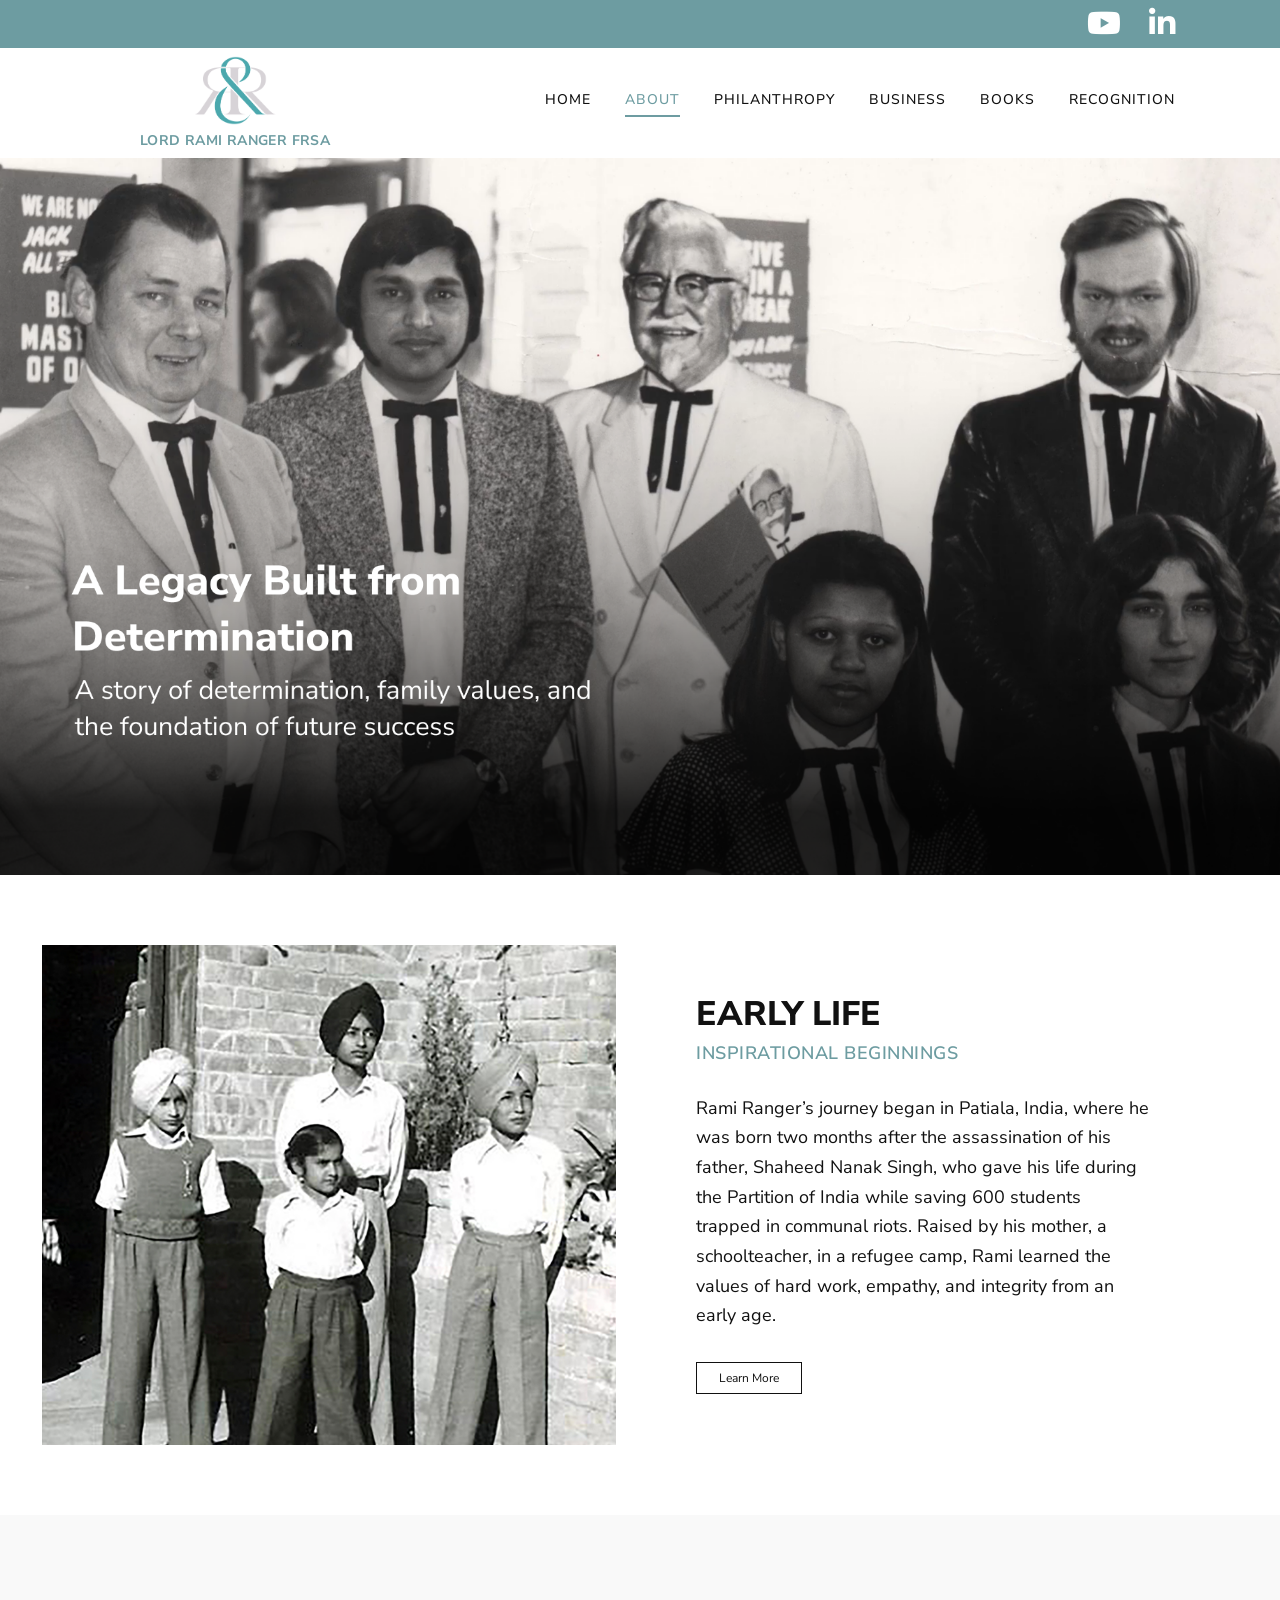
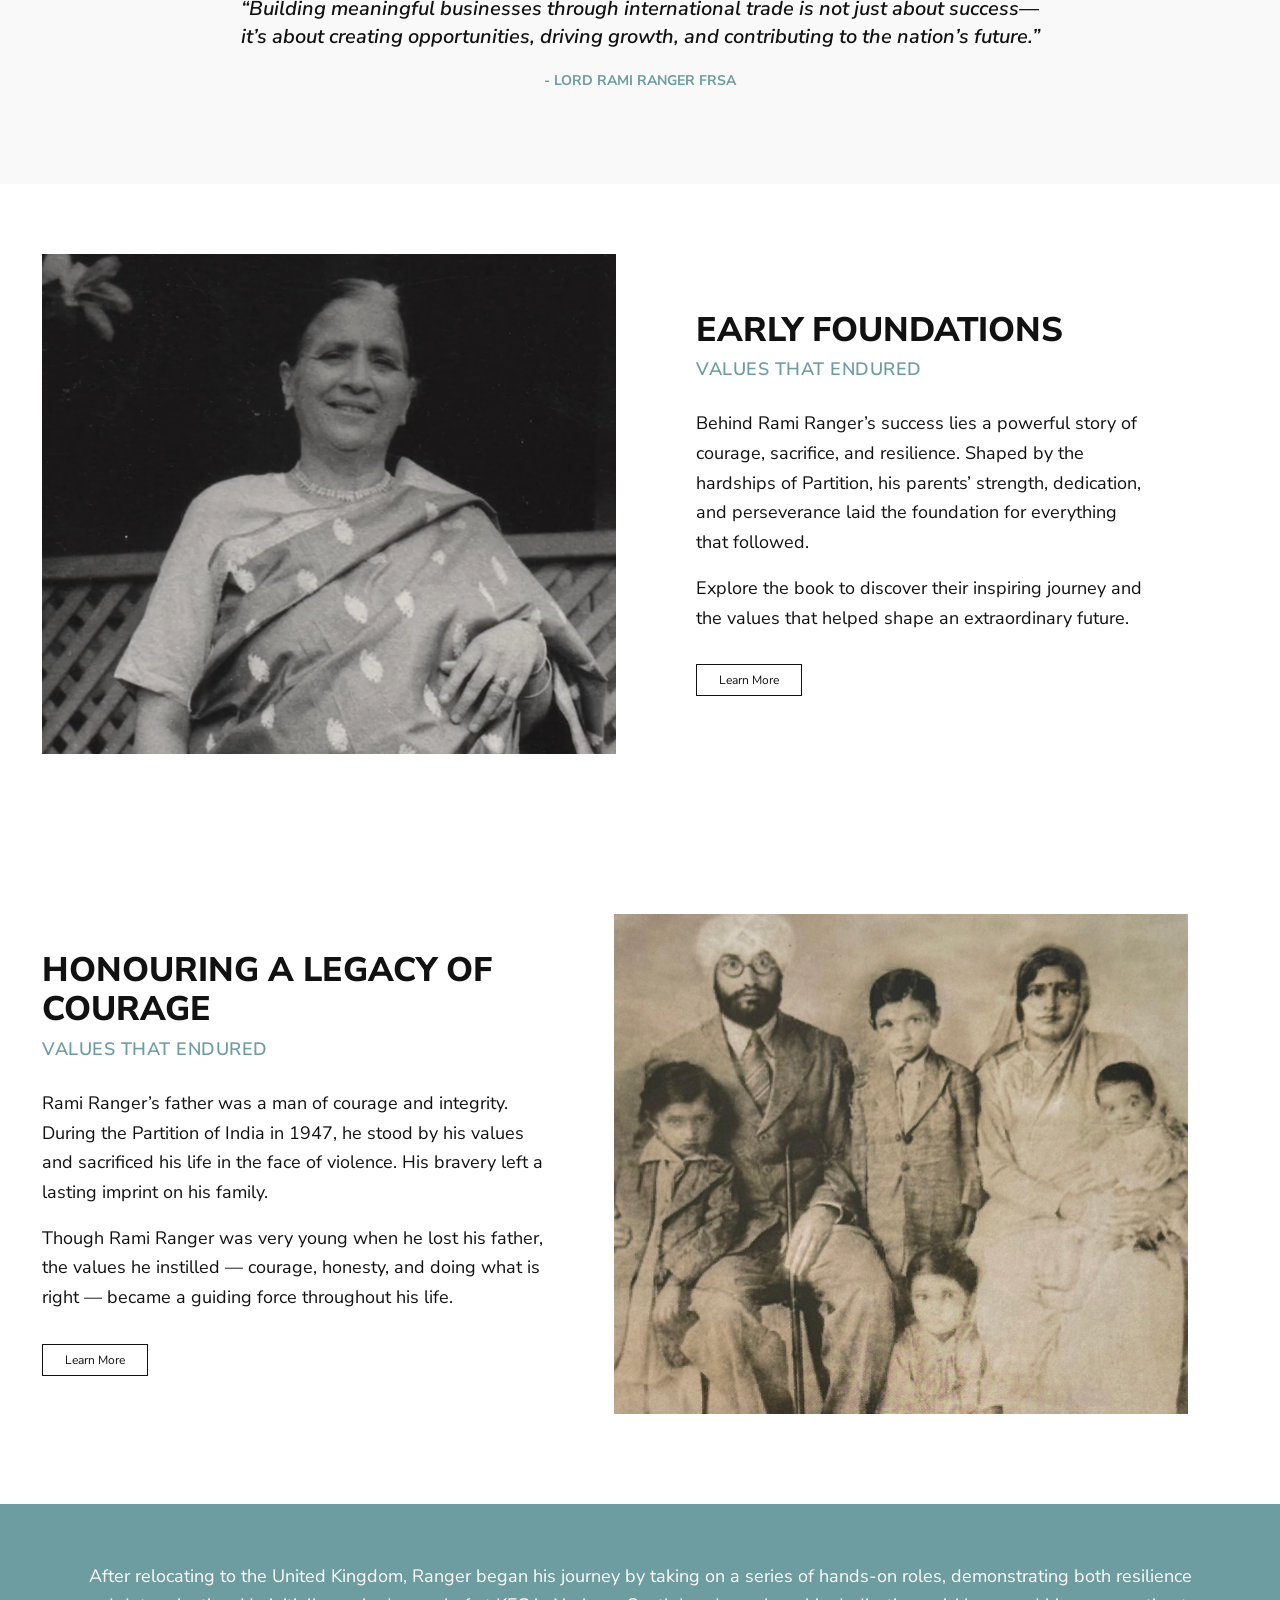
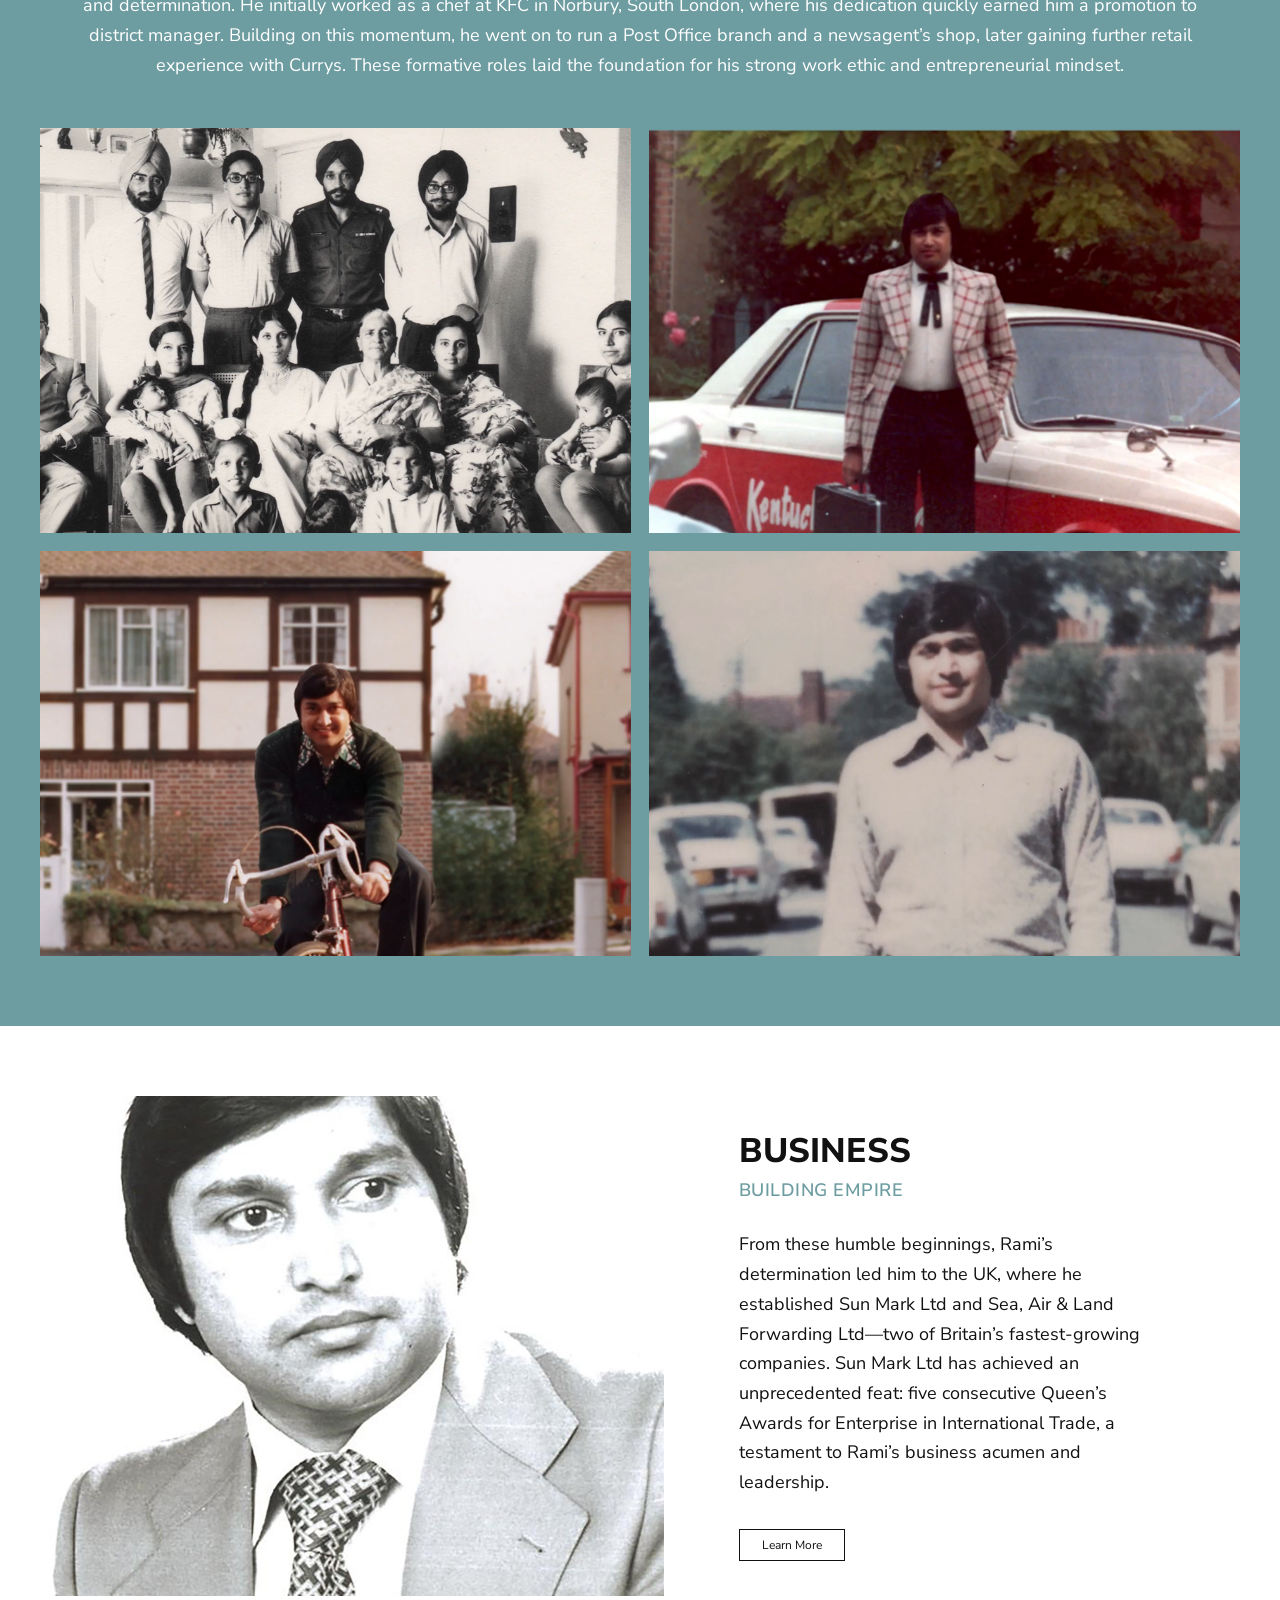
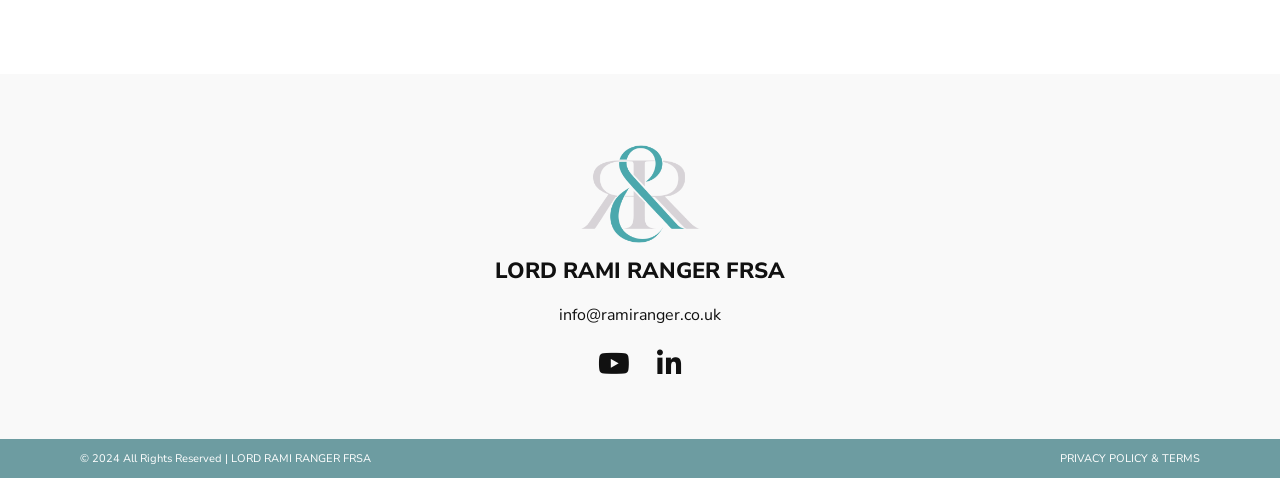
<file: about.html>
<!DOCTYPE html>
<html lang="en">
<head>
  <meta charset="UTF-8" />
  <meta name="viewport" content="width=device-width, initial-scale=1.0" />
  <title>About | Lord Rami Ranger FRSA</title>

  <link href="https://fonts.googleapis.com/css2?family=Nunito+Sans:wght@200;300;400;600;700;800&display=swap" rel="stylesheet">
  <link rel="stylesheet" href="https://cdnjs.cloudflare.com/ajax/libs/font-awesome/6.5.0/css/all.min.css">

  <style>
    * {
      box-sizing: border-box;
    }

    html {
      scroll-behavior: smooth;
    }

    body {
      margin: 0;
      font-family: 'Nunito Sans', sans-serif;
      color: #111;
      background: white;
      overflow-x: hidden;
    }

    :root {
  --main-blue: #6d9ca1;
  --light-bg: #f9f9f9;
  --black: #111;
  --white: #fff;
}

.top-bar {
  height: 48px;
  background: var(--main-blue);
  display: flex;
  justify-content: flex-end;
  align-items: center;
  padding: 0 105px;
  transition: all 0.3s ease;
  overflow: hidden;
}

.socials a {
  color: white;
  text-decoration: none;
  margin-left: 24px;
  font-size: 30px;
}

.navbar {
  width: 100%;
  height: 110px;
  background: white;
  display: flex;
  justify-content: space-between;
  align-items: center;
  padding: 0 105px;
  position: sticky;
  top: 0;
  z-index: 9998;
  transition: all 0.3s ease;
}

.brand {
  width: 260px;
  height: 120px;
  display: flex;
  flex-direction: column;
  justify-content: center;
  align-items: center;
  text-decoration: none;
}

.logo {
  width: 82px;
  height: auto;
  display: block;
  filter: none;
}

.brand span {
  margin-top: 6px;
  color: var(--main-blue);
  font-size: 14px;
  font-weight: 700;
  letter-spacing: 0.4px;
  white-space: nowrap;
}

.menu {
  display: flex;
  gap: 34px;
  align-items: center;
}

.menu a {
  position: relative;
  color: #111;
  text-decoration: none;
  font-size: 14px;
  font-weight: 500;
  letter-spacing: 1px;
  text-transform: uppercase;
  padding-bottom: 8px;
  transition: color 0.25s ease;
}

.menu a::after {
  content: "";
  position: absolute;
  left: 0;
  bottom: 0;
  width: 0;
  height: 2px;
  background: var(--main-blue);
  transition: width 0.25s ease;
}

.menu a:hover,
.menu a.active {
  color: var(--main-blue);
}

.menu a:hover::after,
.menu a.active::after {
  width: 100%;
}

.menu-toggle {
  display: none;
  background: none;
  border: none;
  color: #111;
  font-size: 24px;
  cursor: pointer;
}

body.scrolled .top-bar {
  height: 0;
  opacity: 0;
  visibility: hidden;
  padding-top: 0;
  padding-bottom: 0;
}

body.scrolled .navbar {
  background: var(--main-blue);
  box-shadow: 0 3px 14px rgba(0,0,0,0.12);
}

body.scrolled .navbar .brand span,
body.scrolled .navbar .menu a,
body.scrolled .navbar .menu a.active {
  color: white;
}

body.scrolled .navbar .menu a::after {
  background: white;
}

body.scrolled .navbar .logo {
  filter: brightness(0) invert(1);
}

    .about-hero {
      width: 100%;
      background: #000;
      overflow: hidden;
    }

    .about-hero img {
      width: 100%;
      height: auto;
      display: block;
    }

    .about-two-col {
  display: grid;
  grid-template-columns: 48% 38%;
  gap: 80px;
  align-items: center;
  padding: 70px 42px;
  background: white;
}

    .about-two-col img {
  width: 100%;
  height: 500px;
  object-fit: cover;
  object-position: center;
  display: block;
}

    .about-copy {
  max-width: 650px;
  text-align: left;
}

.about-copy h2 {
  font-size: 34px;
  font-weight: 800;
  margin: 0 0 8px;
  text-transform: uppercase;
  line-height: 1.15;
  letter-spacing: 0;
  color: #111;
}

.about-copy h4 {
  font-size: 18px;
  font-weight: 600;
  margin: 0 0 28px;
  text-transform: uppercase;
  line-height: 1.3;
  letter-spacing: 0.5px;
  color: var(--main-blue);
}

.about-copy p {
  font-size: 18px;
  line-height: 1.65;
  font-weight: 400;
  margin: 0 0 16px;
  color: #111;
}

    .about-btn {
  display: inline-block;
  margin-top: 15px;
  padding: 9px 22px;
  border: 1px solid #111;
  color: #111;
  background: white;
  text-decoration: none;
  font-size: 12px;
  font-weight: 400;
  line-height: 1;
}

    .about-btn:hover {
      background: #111;
      color: white;
    }

    .about-quote {
  background: var(--light-bg);
  color: #111;
  text-align: center;
  padding: 80px 150px;
  border-top: none;
}

.about-quote p {
  font-size: 20px;
  font-weight: 600;
  font-style: italic;
  line-height: 1.4;
  max-width: 980px;
  margin: auto;
}

.about-quote h3 {
  margin-top: 20px;
  font-size: 14px;
  font-weight: 700;
  color: var(--main-blue);
}

    .legacy-section {
  display: grid;
  grid-template-columns: 42% 48%;
  gap: 70px;
  align-items: center;
  padding: 90px 42px;
  background: white;
}

    .legacy-section img {
  width: 100%;
  height: 500px;
  object-fit: cover;
  object-position: center;
  display: block;
}

    .legacy-section .about-copy {
  max-width: 650px;
  text-align: left;
}

    .about-blue-gallery {
      background: #6d9ca1;
      color: white;
      text-align: center;
      padding: 58px 40px 70px;
    }

    .about-blue-gallery > p {
  max-width: 1120px;
  margin: 0 auto 48px;
  font-size: 18px;
  line-height: 1.65;
  font-weight: 400;
  color: white;
}

    .about-gallery {
      display: grid;
      grid-template-columns: repeat(2, 1fr);
      gap: 18px;
    }

    .about-gallery img {
      width: 100%;
      height: 405px;
      object-fit: cover;
      object-position: top center;
      display: block;
    }

    .business-section {
      display: grid;
      grid-template-columns: 52% 36%;
      gap: 75px;
      align-items: center;
      padding: 70px 42px 78px;
      background: white;
    }

   .business-section img {
  width: 100%;
  height: 500px;
  object-fit: cover;
  object-position: center;
  display: block;
}

   .site-footer {
  background: var(--light-bg);
  text-align: center;
  padding: 70px 20px 55px;
}

.site-footer .footer-logo {
  width: 120px;
  height: auto;
  display: block;
  margin: 0 auto 12px;
  object-fit: contain;
}

.site-footer h4 {
  margin: 0 0 18px;
  font-size: 22px;
  font-weight: 800;
  color: #111;
}

.site-footer p {
  margin: 0 0 20px;
  font-size: 16px;
}

.site-footer p a {
  color: #111;
  text-decoration: none;
  font-size: 16px;
}

.site-footer .footer-socials a {
  color: #111;
  text-decoration: none;
  margin: 0 10px;
  font-size: 28px;
  transition: all 0.2s ease;
}

.site-footer .footer-socials a:hover,
.site-footer p a:hover {
  color: var(--main-blue);
  transform: scale(1.15);
}

    .bottom-bar {
  background: var(--main-blue);
  color: white;
  display: flex;
  justify-content: space-between;
  align-items: center;
  padding: 12px 80px;
}

.bottom-bar p {
  font-size: 11px;
  margin: 0;
}

    @media screen and (max-width: 1024px) {
     .top-bar {
  padding: 0 40px;
}

.navbar {
  padding: 0 40px;
}

.brand {
  align-items: center;
}

.brand .logo {
  margin-left: auto;
  margin-right: auto;
}

.menu {
  gap: 24px;
}

      .about-copy h2 {
  font-size: 30px;
}

.about-quote {
  padding: 60px 45px;
}
      
      .about-two-col,
      .legacy-section,
      .business-section {
        grid-template-columns: 1fr;
        padding: 45px 25px;
        gap: 35px;
      }

      .about-two-col img,
      .legacy-section img,
      .business-section img {
        height: auto;
      }

      .about-copy,
      .legacy-section .about-copy {
        max-width: 100%;
      }

      .about-quote {
        padding: 55px 25px;
      }

      .about-quote p {
        font-size: 20px;
      }

      .about-blue-gallery {
        padding: 45px 25px;
      }

      .about-gallery {
        grid-template-columns: 1fr;
      }

      .about-gallery img {
        height: auto;
      }

      .bottom-bar {
        flex-direction: column;
        gap: 8px;
        padding: 14px 20px;
        text-align: center;
      }
    }

    

@media (max-width: 767px) {
  .top-bar {
    height: 36px;
    padding: 0 22px;
    justify-content: center;
  }

  .socials a {
    margin: 0 12px;
  }

  .navbar {
    height: 92px;
    padding: 0 20px;
  }

  .brand {
    width: auto;
    height: auto;
  }

  .logo {
    width: 58px;
  }

  .brand span {
    font-size: 11px;
  }

  .menu-toggle {
    display: block;
  }

  .menu {
    display: none;
    position: absolute;
    top: 92px;
    left: 0;
    width: 100%;
    background: white;
    padding: 22px 20px;
    flex-direction: column;
    gap: 20px;
  }

  .menu.active {
    display: flex;
  }

  .menu a {
    font-size: 16px;
  }

  body.scrolled .navbar .menu {
    background: var(--main-blue);
  }

  body.scrolled .navbar .menu-toggle {
    color: white;
  }

  .about-copy h2 {
    font-size: 28px;
  }

  .about-copy h4 {
    font-size: 14px;
  }

  .about-copy p,
  .about-blue-gallery > p {
    font-size: 15px;
    line-height: 1.5;
  }

  .about-quote {
    padding: 50px 22px;
  }

  .about-quote p {
    font-size: 17px;
  }
}
    
  </style>
</head>

<body>

  <div class="top-bar">
    <div class="socials">
      <a href="https://www.youtube.com/@lordramiranger" target="_blank"><i class="fa-brands fa-youtube"></i></a>
      <a href="https://www.linkedin.com/in/lord-rami-ranger-frsa-37abb4119/" target="_blank">
        <i class="fa-brands fa-linkedin-in"></i>
      </a>
    </div>
  </div>

  <nav class="navbar">
    <a href="index.html" class="brand">
      <img src="logo.png" class="logo" alt="Lord Rami Ranger FRSA Logo">
      <span>LORD RAMI RANGER FRSA</span>
    </a>

    <button class="menu-toggle" onclick="toggleMenu()" aria-label="Open menu">
      <i class="fa-solid fa-bars"></i>
    </button>

    <div class="menu" id="mobileMenu">
      <a href="index.html">Home</a>
     <a href="about.html" class="active">About</a>
      <a href="philanthropy.html">Philanthropy</a>
      <a href="business.html">Business</a>
      <a href="books.html">Books</a>
      <a href="recognition.html">Recognition</a>
    </div>
  </nav>

  <section class="about-hero">
    <img src="aboutbanner.png" alt="About Banner">
  </section>

  <section class="about-two-col">
    <div>
      <img src="aboutone.png" alt="Early Life">
    </div>

    <div class="about-copy">
      <h2>EARLY LIFE</h2>
      <h4>INSPIRATIONAL BEGINNINGS</h4>
      <p>
        Rami Ranger’s journey began in Patiala, India, where he was born two months after the assassination of his father,
        Shaheed Nanak Singh, who gave his life during the Partition of India while saving 600 students trapped in communal riots.
        Raised by his mother, a schoolteacher, in a refugee camp, Rami learned the values of hard work, empathy, and integrity
        from an early age.
      </p>
      <a href="https://en.wikipedia.org/wiki/Rami_Ranger,_Baron_Ranger" class="about-btn">Learn More</a>
    </div>
  </section>

  <section class="about-quote">
    <p>
      “Building meaningful businesses through international trade is not just about success—<br>
      it’s about creating opportunities, driving growth, and contributing to the nation’s future.”
    </p>
    <h3>- LORD RAMI RANGER FRSA</h3>
  </section>

  <section class="about-two-col">
    <div>
      <img src="aboutnine.png" alt="Early Foundations">
    </div>

    <div class="about-copy">
      <h2>EARLY FOUNDATIONS</h2>
      <h4>VALUES THAT ENDURED</h4>
      <p>
        Behind Rami Ranger’s success lies a powerful story of courage, sacrifice, and resilience.
        Shaped by the hardships of Partition, his parents’ strength, dedication, and perseverance laid the foundation
        for everything that followed.
      </p>
      <p>
        Explore the book to discover their inspiring journey and the values that helped shape an extraordinary future.
      </p>
      <a href="https://www.ebay.co.uk/itm/185035598881?_skw=mother+of+book+india&epid=238266793&itmmeta=01KQ79BE20YNFWJHTM0TRY9CCW&hash=item2b14fb2c21:g:04cAAOSwIiNhMfzT&itmprp=enc%[base64]%2BnQd7sDtDur0T5S%2BUyS36HmufQfBxp1yrHk8gY6LgXzt%2F8AYspH%2BxlLE8jUHYDbRAQzuefMFmTw%3D%7Ctkp%3ABk9SR6Threm5Zw" class="about-btn">Learn More</a>
    </div>
  </section>

  <section class="legacy-section">
    <div class="about-copy">
      <h2>HONOURING A LEGACY OF COURAGE</h2>
      <h4>VALUES THAT ENDURED</h4>
      <p>
        Rami Ranger’s father was a man of courage and integrity. During the Partition of India in 1947,
        he stood by his values and sacrificed his life in the face of violence. His bravery left a lasting imprint on his family.
      </p>
      <p>
        Though Rami Ranger was very young when he lost his father, the values he instilled — courage, honesty,
        and doing what is right — became a guiding force throughout his life.
      </p>
      <a href="https://www.ebay.co.uk/itm/168333763117?_skw=dont+breakup+india&itmmeta=01KQ79A8MWHDQRSMWC7HYEKDA4&hash=item273179622d:g:iRwAAOSwjvJmgHJu&itmprp=enc%3AAQALAAAA0GfYFPkwiKCW4ZNSs2u11xBCUt2y%2BQlAqgVQ4Pnp5FbciXvclCq4ApPNCv3FdORJJGMn7MdDz1MQL74Wndw0AF%2F8wlzbfc22OpL8%2Fh5lV%2BiRAh0LzNMy6ww0wSl%2BX6UC1%2FrBVc6pPQXLUsgUyLbruVDx8H2dk5aEg%2BaokZMDRAvRpjM7Rrh%2Fnq27rewutj%2FenqdP%2FdUe1KDfL7mHe6OrL1R54QFSyfiS6TIlOZPFpuusQ%2FMgXl9%2FLjbFZhzoIP10l0JHmWzqLT9%2Bm8c8MX1zi9k%3D%7Ctkp%3ABk9SR9yKqem5Zw" class="about-btn">Learn More</a>
    </div>

    <div>
      <img src="aboutfour.png" alt="Family Legacy">
    </div>
  </section>

  <section class="about-blue-gallery">
    <p>
      After relocating to the United Kingdom, Ranger began his journey by taking on a series of hands-on roles,
      demonstrating both resilience and determination. He initially worked as a chef at KFC in Norbury, South London,
      where his dedication quickly earned him a promotion to district manager. Building on this momentum, he went on
      to run a Post Office branch and a newsagent’s shop, later gaining further retail experience with Currys.
      These formative roles laid the foundation for his strong work ethic and entrepreneurial mindset.
    </p>

    <div class="about-gallery">
      <img src="aboutfive.png" alt="">
      <img src="aboutsix.png" alt="">
      <img src="aboutseven.png" alt="">
      <img src="abouteight.png" alt="">
    </div>
  </section>

  <section class="business-section">
    <div>
      <img src="aboutthree.png" alt="Business">
    </div>

    <div class="about-copy">
      <h2>BUSINESS</h2>
      <h4>BUILDING EMPIRE</h4>
      <p>
        From these humble beginnings, Rami’s determination led him to the UK, where he established Sun Mark Ltd and Sea, Air & Land Forwarding Ltd—two of Britain’s fastest-growing companies.
        Sun Mark Ltd has achieved an unprecedented feat: five consecutive Queen’s Awards for Enterprise in International Trade,
        a testament to Rami’s business acumen and leadership.
      </p>
      <a href="business.html" class="about-btn">Learn More</a>
    </div>
  </section>

<footer class="site-footer">
  <img src="logo.png" class="footer-logo" alt="Lord Rami Ranger FRSA Logo">

  <h4>LORD RAMI RANGER FRSA</h4>

  <p>
    <a href="mailto:info@ramiranger.co.uk">info@ramiranger.co.uk</a>
  </p>

  <div class="footer-socials">
    <a href="https://www.youtube.com/@lordramiranger" target="_blank" aria-label="YouTube">
      <i class="fa-brands fa-youtube"></i>
    </a>

    <a href="https://www.linkedin.com/in/lord-rami-ranger-frsa-37abb4119/" target="_blank" aria-label="LinkedIn">
      <i class="fa-brands fa-linkedin-in"></i>
    </a>
  </div>
</footer>

  <div class="bottom-bar">
    <p>© 2024 All Rights Reserved | LORD RAMI RANGER FRSA</p>
    <p>PRIVACY POLICY & TERMS</p>
  </div>

  <script>
function toggleMenu() {
  const menu = document.getElementById("mobileMenu");
  menu.classList.toggle("active");
}

window.addEventListener("scroll", function () {
  if (window.scrollY > 80) {
    document.body.classList.add("scrolled");
  } else {
    document.body.classList.remove("scrolled");
  }
});
</script>

</body>
</html>
</file>
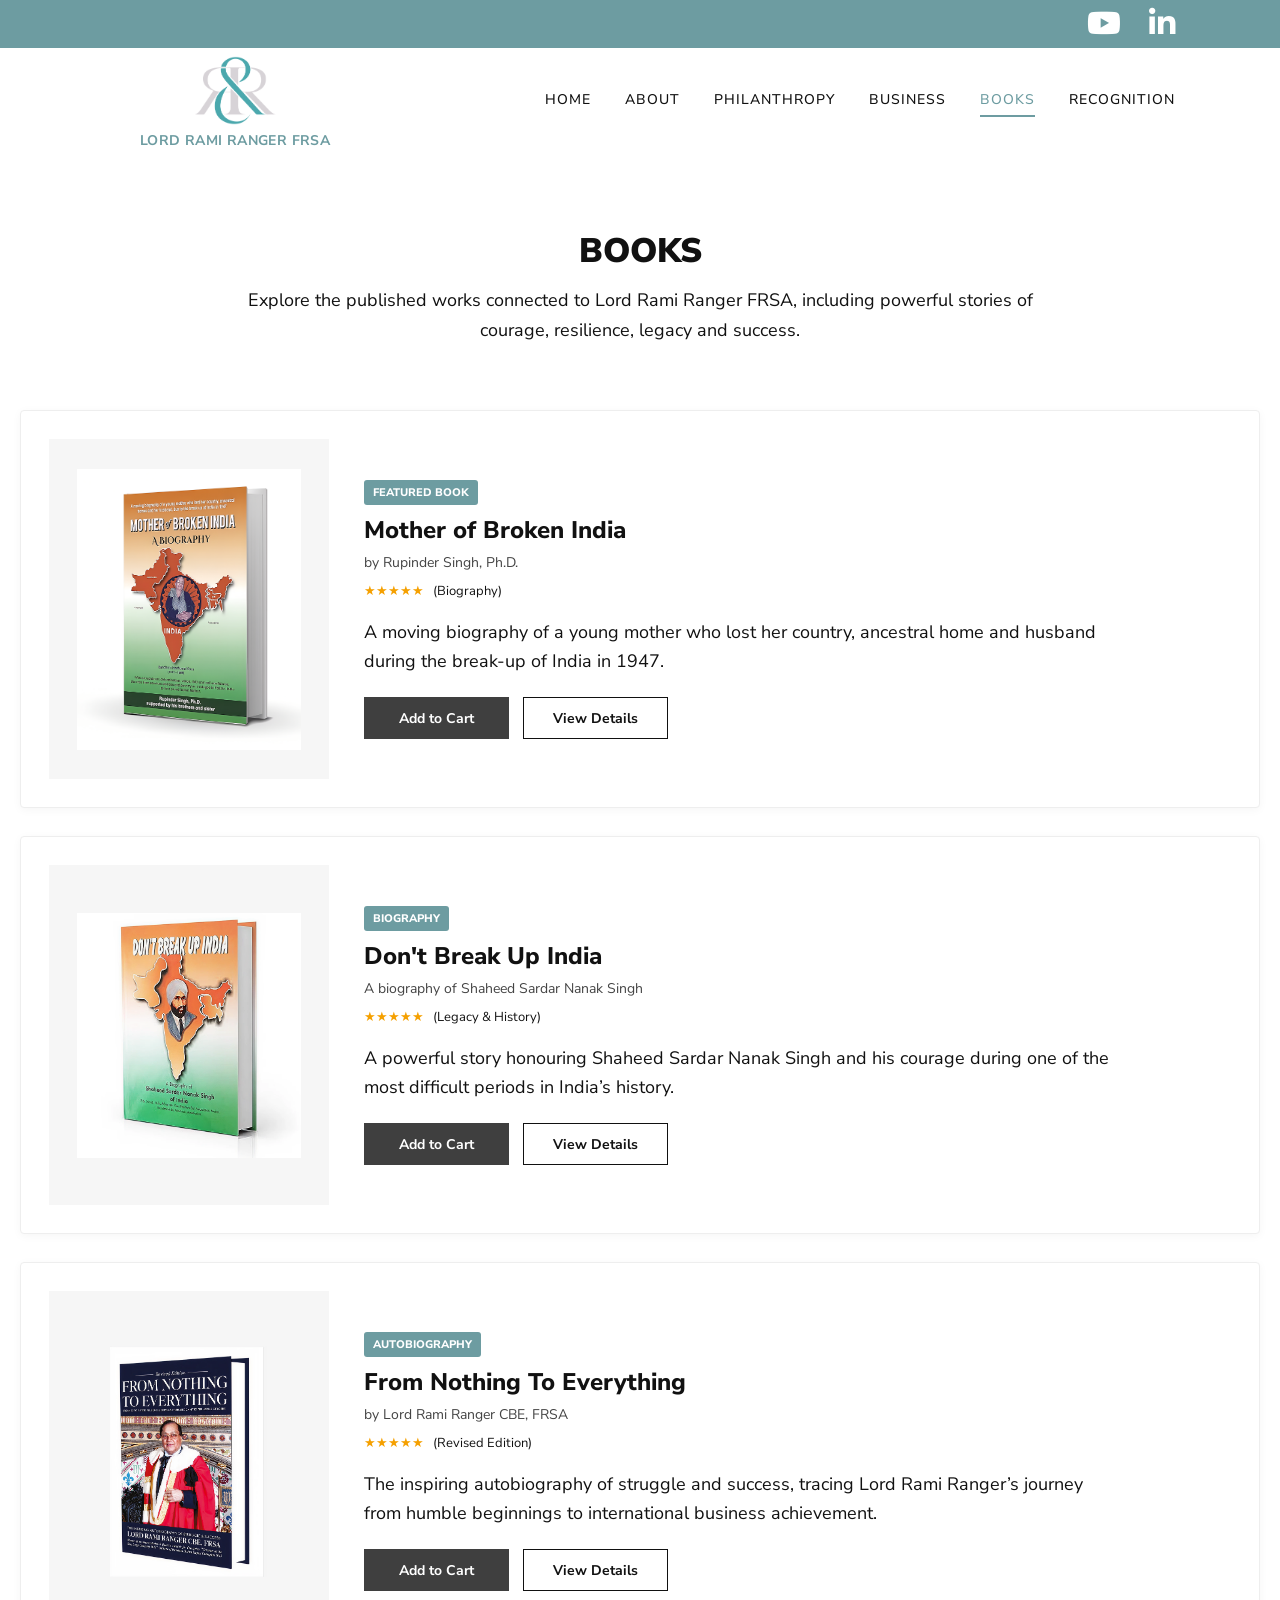
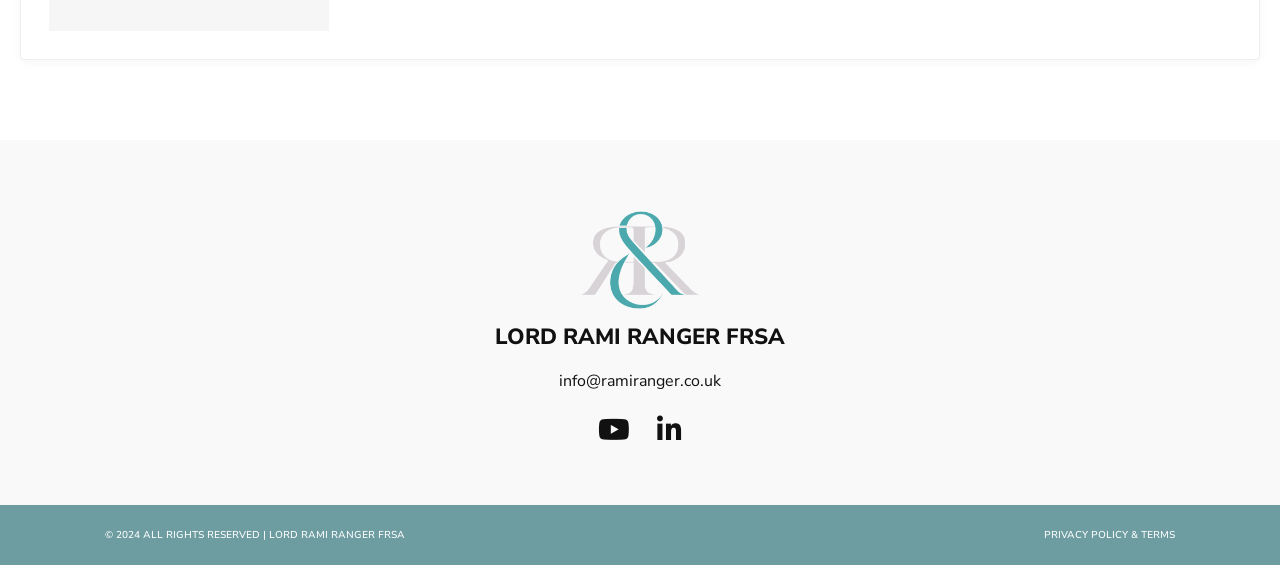
<file: books.html>
<!DOCTYPE html>
<html lang="en">
<head>
  <meta charset="UTF-8" />
  <meta name="viewport" content="width=device-width, initial-scale=1.0" />
  <title>Books | Lord Rami Ranger FRSA</title>

  <link href="https://fonts.googleapis.com/css2?family=Nunito+Sans:wght@300;400;500;600;700;800;900&display=swap" rel="stylesheet">
  <link rel="stylesheet" href="https://cdnjs.cloudflare.com/ajax/libs/font-awesome/6.5.1/css/all.min.css">

  <style>
    * {
      box-sizing: border-box;
    }

    html {
      scroll-behavior: smooth;
    }

    body {
      margin: 0;
      font-family: 'Nunito Sans', sans-serif;
      color: #111;
      background: #fff;
      overflow-x: hidden;
    }

    a {
      color: inherit;
      text-decoration: none;
    }

    img {
      display: block;
      max-width: 100%;
    }

   :root {
  --main-blue: #6d9ca1;
}

.top-bar {
  height: 48px;
  background: var(--main-blue);
  display: flex;
  justify-content: flex-end;
  align-items: center;
  padding: 0 105px;
  transition: all 0.3s ease;
  overflow: hidden;
}

.socials a {
  color: white;
  text-decoration: none;
  margin-left: 24px;
  font-size: 30px;
}

header {
  position: sticky;
  top: 0;
  z-index: 9998;
}

.navbar {
  width: 100%;
  height: 110px;
  background: white;
  display: flex;
  justify-content: space-between;
  align-items: center;
  padding: 0 105px;
  position: relative;
  z-index: 9998;
  transition: all 0.3s ease;
  border-bottom: none;
}

.brand {
  width: 260px;
  height: 120px;
  display: flex;
  flex-direction: column;
  justify-content: center;
  align-items: center;
  text-decoration: none;
  flex-shrink: 0;
}

.logo {
  width: 82px;
  height: auto;
  display: block;
  filter: none;
}

.brand span {
  margin-top: 6px;
  color: var(--main-blue);
  font-size: 14px;
  font-weight: 700;
  letter-spacing: 0.4px;
  white-space: nowrap;
}

.menu {
  display: flex;
  gap: 34px;
  align-items: center;
  justify-content: flex-end;
  margin-left: auto;
}

.menu a {
  position: relative;
  color: #111;
  text-decoration: none;
  font-size: 14px;
  font-weight: 500;
  letter-spacing: 1px;
  text-transform: uppercase;
  padding-bottom: 8px;
  transition: color 0.25s ease;
}

.menu a::after {
  content: "";
  position: absolute;
  left: 0;
  bottom: 0;
  width: 0;
  height: 2px;
  background: var(--main-blue);
  transition: width 0.25s ease;
}

.menu a:hover,
.menu a.active {
  color: var(--main-blue);
}

.menu a:hover::after,
.menu a.active::after {
  width: 100%;
}

.menu-toggle {
  display: none;
  background: none;
  border: none;
  color: #111;
  font-size: 24px;
  cursor: pointer;
}

body.scrolled .top-bar {
  height: 0;
  opacity: 0;
  visibility: hidden;
  padding-top: 0;
  padding-bottom: 0;
}

body.scrolled .navbar {
  background: var(--main-blue);
  box-shadow: 0 3px 14px rgba(0,0,0,0.12);
}

body.scrolled .navbar .brand span,
body.scrolled .navbar .menu a,
body.scrolled .navbar .menu a.active {
  color: white;
}

body.scrolled .navbar .menu a::after {
  background: white;
}

body.scrolled .navbar .logo {
  filter: brightness(0) invert(1);
}

    .books-header {
      text-align: center;
      padding: 70px 20px 45px;
      background: white;
    }

    .books-header h1 {
      margin: 0 0 12px;
      font-size: 34px;
      font-weight: 900;
      text-transform: uppercase;
    }

   .books-header p {
  max-width: 800px;
  margin: 0 auto;
  font-size: 18px;
  line-height: 1.65;
  color: #111;
}

    .books-list {
      max-width: 1320px;
      margin: 0 auto;
      padding: 20px 20px 80px;
      display: flex;
      flex-direction: column;
      gap: 28px;
    }

    .book-card {
      display: grid;
      grid-template-columns: 280px 1fr;
      gap: 35px;
      background: #fff;
      border: 1px solid #eee;
      border-radius: 4px;
      padding: 28px;
      align-items: center;
      box-shadow: 0 2px 10px rgba(0,0,0,0.04);
    }

    .book-image-wrap {
      background: #f6f6f6;
      display: flex;
      justify-content: center;
      align-items: center;
      padding: 28px;
      min-height: 340px;
    }

    .book-image-wrap img {
      max-height: 300px;
      width: auto;
      object-fit: contain;
    }

    .book-badge {
      display: inline-block;
      background: #6d9ca1;
      color: white;
      font-size: 11px;
      font-weight: 800;
      padding: 5px 9px;
      border-radius: 3px;
      margin-bottom: 10px;
      text-transform: uppercase;
    }

    .book-info h2 {
      font-size: 24px;
      line-height: 1.25;
      margin: 0 0 8px;
      font-weight: 800;
    }

    .book-meta {
      font-size: 14px;
      color: #444;
      margin-bottom: 10px;
    }

    .book-rating {
      font-size: 13px;
      margin-bottom: 14px;
      color: #f5a000;
    }

    .book-rating span {
      color: #111;
      margin-left: 6px;
    }

    .book-format {
      color: #0f5f9d;
      font-size: 15px;
      font-weight: 800;
      margin-bottom: 6px;
    }

    .book-price {
      font-size: 30px;
      font-weight: 500;
      margin-bottom: 10px;
    }

    .book-price sup {
      font-size: 15px;
    }

    .book-desc {
  max-width: 750px;
  font-size: 18px;
  line-height: 1.65;
  color: #111;
  margin-bottom: 20px;
}

    .book-buttons {
      display: flex;
      gap: 14px;
      flex-wrap: wrap;
    }

    .book-btn {
      display: inline-flex;
      justify-content: center;
      align-items: center;
      min-width: 145px;
      height: 42px;
      padding: 0 22px;
      background: #3f3f3f;
      color: white;
      font-size: 14px;
      font-weight: 700;
      border: none;
      cursor: pointer;
    }

    .book-btn.light {
      background: white;
      color: #111;
      border: 1px solid #111;
    }

    .book-btn:hover {
      opacity: 0.85;
    }

    .site-footer {
  background: #f9f9f9;
  text-align: center;
  padding: 70px 20px 55px;
}

.site-footer .footer-logo {
  width: 120px;
  height: auto;
  display: block;
  margin: 0 auto 12px;
  object-fit: contain;
}

.site-footer h4 {
  margin: 0 0 18px;
  font-size: 22px;
  font-weight: 800;
  color: #111;
}

.site-footer p {
  margin: 0 0 20px;
  font-size: 16px;
}

.site-footer p a {
  color: #111;
  text-decoration: none;
  font-size: 16px;
}

.site-footer .footer-socials a {
  color: #111;
  text-decoration: none;
  margin: 0 10px;
  font-size: 28px;
  transition: all 0.2s ease;
}

.site-footer .footer-socials a:hover,
.site-footer p a:hover {
  color: var(--main-blue);
  transform: scale(1.15);
}

    .bottom-bar {
      background: #6d9ca1;
      color: white;
      display: flex;
      justify-content: space-between;
      align-items: center;
      padding: 13px 105px;
      font-size: 10px;
      font-weight: 500;
      text-transform: uppercase;
    }

    @media screen and (max-width: 1024px) {
     .top-bar {
  padding: 0 40px;
}

.navbar {
  padding: 0 40px;
}

.brand {
  align-items: center;
}

.brand .logo {
  margin-left: auto;
  margin-right: auto;
}

.menu {
  gap: 24px;
}

      .book-card {
        grid-template-columns: 220px 1fr;
        gap: 25px;
      }

      .book-image-wrap {
        min-height: 300px;
      }

      .book-image-wrap img {
        max-height: 260px;
      }

      .bottom-bar {
        flex-direction: column;
        gap: 8px;
        text-align: center;
        padding: 14px 20px;
      }
    }

    @media screen and (max-width: 700px) {
      .navbar {
        height: 100px;
        padding: 0 24px;
      }

      .logo {
        width: 58px;
      }

      .brand span {
        font-size: 10px;
      }

      .menu-toggle {
        right: 24px;
        top: 36px;
      }

      .menu {
        top: 100px;
      }

      .books-header {
        padding: 50px 20px 30px;
      }

      .books-header h1 {
  font-size: 40px;
  font-weight: 800;
}

      .book-card {
        grid-template-columns: 1fr;
        padding: 20px;
      }

      .book-image-wrap {
        min-height: auto;
        padding: 24px;
      }

      .book-image-wrap img {
        max-height: 320px;
      }

      .book-info h2 {
        font-size: 21px;
      }

      .book-price {
        font-size: 27px;
      }

      .book-buttons {
        flex-direction: column;
      }

      .book-btn {
        width: 100%;
      }
    }
@media (max-width: 767px) {
  .top-bar {
    height: 36px;
    padding: 0 22px;
    justify-content: center;
  }

  .socials a {
    margin: 0 12px;
  }

  .navbar {
    height: 92px;
    padding: 0 20px;
    position: sticky;
  }

  .brand {
    width: auto;
    height: auto;
  }

  .logo {
    width: 58px;
  }

  .brand span {
    font-size: 11px;
  }

  .menu-toggle {
    display: block;
  }

  .menu {
    display: none;
    position: absolute;
    top: 92px;
    left: 0;
    width: 100%;
    background: white;
    padding: 22px 20px;
    flex-direction: column;
    align-items: flex-start;
    gap: 20px;
    margin-left: 0;
  }

  .menu.active {
    display: flex;
  }

  .menu a {
    font-size: 16px;
  }

  body.scrolled .navbar .menu {
    background: var(--main-blue);
  }

  body.scrolled .navbar .menu-toggle {
    color: white;
  }
}
    
  </style>
</head>

<body>

<header>
  <div class="top-bar">
    <div class="socials">
      <a href="https://www.youtube.com/@lordramiranger" target="_blank" aria-label="YouTube"><i class="fa-brands fa-youtube"></i></a>
      <a href="https://www.linkedin.com/in/lord-rami-ranger-frsa-37abb4119/" target="_blank" aria-label="LinkedIn">
        <i class="fa-brands fa-linkedin-in"></i>
      </a>
    </div>
  </div>

  <nav class="navbar">
    <a href="index.html" class="brand">
      <img src="logo.png" class="logo" alt="Lord Rami Ranger FRSA Logo">
      <span>LORD RAMI RANGER FRSA</span>
    </a>

    <button class="menu-toggle" onclick="toggleMenu()" aria-label="Open menu">
      <i class="fa-solid fa-bars"></i>
    </button>

    <div class="menu" id="mobileMenu">
      <a href="index.html">Home</a>
      <a href="about.html">About</a>
      <a href="philanthropy.html">Philanthropy</a>
      <a href="business.html">Business</a>
      <a href="books.html" class="active">Books</a>
      <a href="recognition.html">Recognition</a>
    </div>
  </nav>
</header>

<main>

  <section class="books-header">
    <h1>Books</h1>
    <p>
      Explore the published works connected to Lord Rami Ranger FRSA, including powerful stories of courage,
      resilience, legacy and success.
    </p>
  </section>

  <section class="books-list">

    <article class="book-card">
      <div class="book-image-wrap">
        <img src="bookone.png" alt="Mother of Broken India">
      </div>

      <div class="book-info">
        <span class="book-badge">Featured Book</span>
        <h2>Mother of Broken India</h2>
        <div class="book-meta">by Rupinder Singh, Ph.D.</div>
        <div class="book-rating">★★★★★ <span>(Biography)</span></div>
       
       
        <p class="book-desc">
          A moving biography of a young mother who lost her country, ancestral home and husband during the
          break-up of India in 1947.
        </p>
        <div class="book-buttons">
          <a href="https://www.ebay.co.uk/itm/185035598881?_skw=mother+of+book+india&epid=238266793&itmmeta=01KQ79BE20YNFWJHTM0TRY9CCW&hash=item2b14fb2c21:g:04cAAOSwIiNhMfzT&itmprp=enc%[base64]%2BnQd7sDtDur0T5S%2BUyS36HmufQfBxp1yrHk8gY6LgXzt%2F8AYspH%2BxlLE8jUHYDbRAQzuefMFmTw%3D%7Ctkp%3ABk9SR6Threm5Zw" class="book-btn">Add to Cart</a>
          <a href="https://www.ebay.co.uk/itm/185035598881?_skw=mother+of+book+india&epid=238266793&itmmeta=01KQ79BE20YNFWJHTM0TRY9CCW&hash=item2b14fb2c21:g:04cAAOSwIiNhMfzT&itmprp=enc%[base64]%2BnQd7sDtDur0T5S%2BUyS36HmufQfBxp1yrHk8gY6LgXzt%2F8AYspH%2BxlLE8jUHYDbRAQzuefMFmTw%3D%7Ctkp%3ABk9SR6Threm5Zw" class="book-btn light">View Details</a>
        </div>
      </div>
    </article>

    <article class="book-card">
      <div class="book-image-wrap">
        <img src="booktwo.png" alt="Don't Break Up India">
      </div>

      <div class="book-info">
        <span class="book-badge">Biography</span>
        <h2>Don't Break Up India</h2>
        <div class="book-meta">A biography of Shaheed Sardar Nanak Singh</div>
        <div class="book-rating">★★★★★ <span>(Legacy & History)</span></div>
     
        
        <p class="book-desc">
          A powerful story honouring Shaheed Sardar Nanak Singh and his courage during one of the most difficult
          periods in India’s history.
        </p>
        <div class="book-buttons">
          <a href="https://www.ebay.co.uk/itm/168333763117?_skw=dont+breakup+india&itmmeta=01KQ79A8MWHDQRSMWC7HYEKDA4&hash=item273179622d:g:iRwAAOSwjvJmgHJu&itmprp=enc%3AAQALAAAA0GfYFPkwiKCW4ZNSs2u11xBCUt2y%2BQlAqgVQ4Pnp5FbciXvclCq4ApPNCv3FdORJJGMn7MdDz1MQL74Wndw0AF%2F8wlzbfc22OpL8%2Fh5lV%2BiRAh0LzNMy6ww0wSl%2BX6UC1%2FrBVc6pPQXLUsgUyLbruVDx8H2dk5aEg%2BaokZMDRAvRpjM7Rrh%2Fnq27rewutj%2FenqdP%2FdUe1KDfL7mHe6OrL1R54QFSyfiS6TIlOZPFpuusQ%2FMgXl9%2FLjbFZhzoIP10l0JHmWzqLT9%2Bm8c8MX1zi9k%3D%7Ctkp%3ABk9SR9yKqem5Zw" class="book-btn">Add to Cart</a>
          <a href="https://www.ebay.co.uk/itm/168333763117?_skw=dont+breakup+india&itmmeta=01KQ79A8MWHDQRSMWC7HYEKDA4&hash=item273179622d:g:iRwAAOSwjvJmgHJu&itmprp=enc%3AAQALAAAA0GfYFPkwiKCW4ZNSs2u11xBCUt2y%2BQlAqgVQ4Pnp5FbciXvclCq4ApPNCv3FdORJJGMn7MdDz1MQL74Wndw0AF%2F8wlzbfc22OpL8%2Fh5lV%2BiRAh0LzNMy6ww0wSl%2BX6UC1%2FrBVc6pPQXLUsgUyLbruVDx8H2dk5aEg%2BaokZMDRAvRpjM7Rrh%2Fnq27rewutj%2FenqdP%2FdUe1KDfL7mHe6OrL1R54QFSyfiS6TIlOZPFpuusQ%2FMgXl9%2FLjbFZhzoIP10l0JHmWzqLT9%2Bm8c8MX1zi9k%3D%7Ctkp%3ABk9SR9yKqem5Zw" class="book-btn light">View Details</a>
        </div>
      </div>
    </article>

    <article class="book-card">
      <div class="book-image-wrap">
        <img src="bookthree.png" alt="From Nothing To Everything">
      </div>

      <div class="book-info">
        <span class="book-badge">Autobiography</span>
        <h2>From Nothing To Everything</h2>
        <div class="book-meta">by Lord Rami Ranger CBE, FRSA</div>
        <div class="book-rating">★★★★★ <span>(Revised Edition)</span></div>
       
        <p class="book-desc">
          The inspiring autobiography of struggle and success, tracing Lord Rami Ranger’s journey from humble
          beginnings to international business achievement.
        </p>
        <div class="book-buttons">
          <a href="https://www.ebay.co.uk/itm/185243521381?_skw=from+nothing+to+everything&itmmeta=01KQ7974XT7E23HR1VJR55F1SA&hash=item2b215fd165:g:4SIAAOSwciZh1CwN&itmprp=enc%3AAQALAAAA4GfYFPkwiKCW4ZNSs2u11xDC5mwUb0y2zpyW%2F2MVg%2BfMLfwDi%2BllbEhBXSveusPQ5s%2B%2BM1XQ9AXqvYMbmyAGnrUWO8C%2BhvMHeQsGzmnxZACglu%2B%2BtMHCxl9qidVj40lhD3%2FWhLbmyEIN5h7kNjhKQxGkvKIPbwclM6xoqNv6YySIrgKCHGgtaFKC6q%2FDoX09bBnpsKI1HhFKvQxVuTHcKyTxfHGgbH%2FkWoc%2BqP%2FcpA0HExSCz3RrOoCv9CasYJrjVtKCa5g1cuWQZ%2FlB4THYV%2BzmxvGJgoFjCVq2RsECHyoJ%7Ctkp%3ABk9SR5jPnOm5Zw" class="book-btn">Add to Cart</a>
          <a href="https://www.ebay.co.uk/itm/185243521381?_skw=from+nothing+to+everything&itmmeta=01KQ7974XT7E23HR1VJR55F1SA&hash=item2b215fd165:g:4SIAAOSwciZh1CwN&itmprp=enc%3AAQALAAAA4GfYFPkwiKCW4ZNSs2u11xDC5mwUb0y2zpyW%2F2MVg%2BfMLfwDi%2BllbEhBXSveusPQ5s%2B%2BM1XQ9AXqvYMbmyAGnrUWO8C%2BhvMHeQsGzmnxZACglu%2B%2BtMHCxl9qidVj40lhD3%2FWhLbmyEIN5h7kNjhKQxGkvKIPbwclM6xoqNv6YySIrgKCHGgtaFKC6q%2FDoX09bBnpsKI1HhFKvQxVuTHcKyTxfHGgbH%2FkWoc%2BqP%2FcpA0HExSCz3RrOoCv9CasYJrjVtKCa5g1cuWQZ%2FlB4THYV%2BzmxvGJgoFjCVq2RsECHyoJ%7Ctkp%3ABk9SR5jPnOm5Zw" class="book-btn light">View Details</a>
        </div>
      </div>
    </article>

  </section>

</main>

<footer class="site-footer">
  <img src="logo.png" class="footer-logo" alt="Lord Rami Ranger FRSA Logo">

  <h4>LORD RAMI RANGER FRSA</h4>

  <p>
    <a href="mailto:info@ramiranger.co.uk">info@ramiranger.co.uk</a>
  </p>

  <div class="footer-socials">
    <a href="https://www.youtube.com/@lordramiranger" target="_blank" aria-label="YouTube">
      <i class="fa-brands fa-youtube"></i>
    </a>

    <a href="https://www.linkedin.com/in/lord-rami-ranger-frsa-37abb4119/" target="_blank" aria-label="LinkedIn">
      <i class="fa-brands fa-linkedin-in"></i>
    </a>
  </div>
</footer>

<div class="bottom-bar">
  <p>© 2024 All Rights Reserved | LORD RAMI RANGER FRSA</p>
  <p>PRIVACY POLICY & TERMS</p>
</div>

<script>
function toggleMenu() {
  const menu = document.getElementById("mobileMenu");
  menu.classList.toggle("active");
}

window.addEventListener("scroll", function () {
  if (window.scrollY > 80) {
    document.body.classList.add("scrolled");
  } else {
    document.body.classList.remove("scrolled");
  }
});
</script>


</body>
</html>
</file>
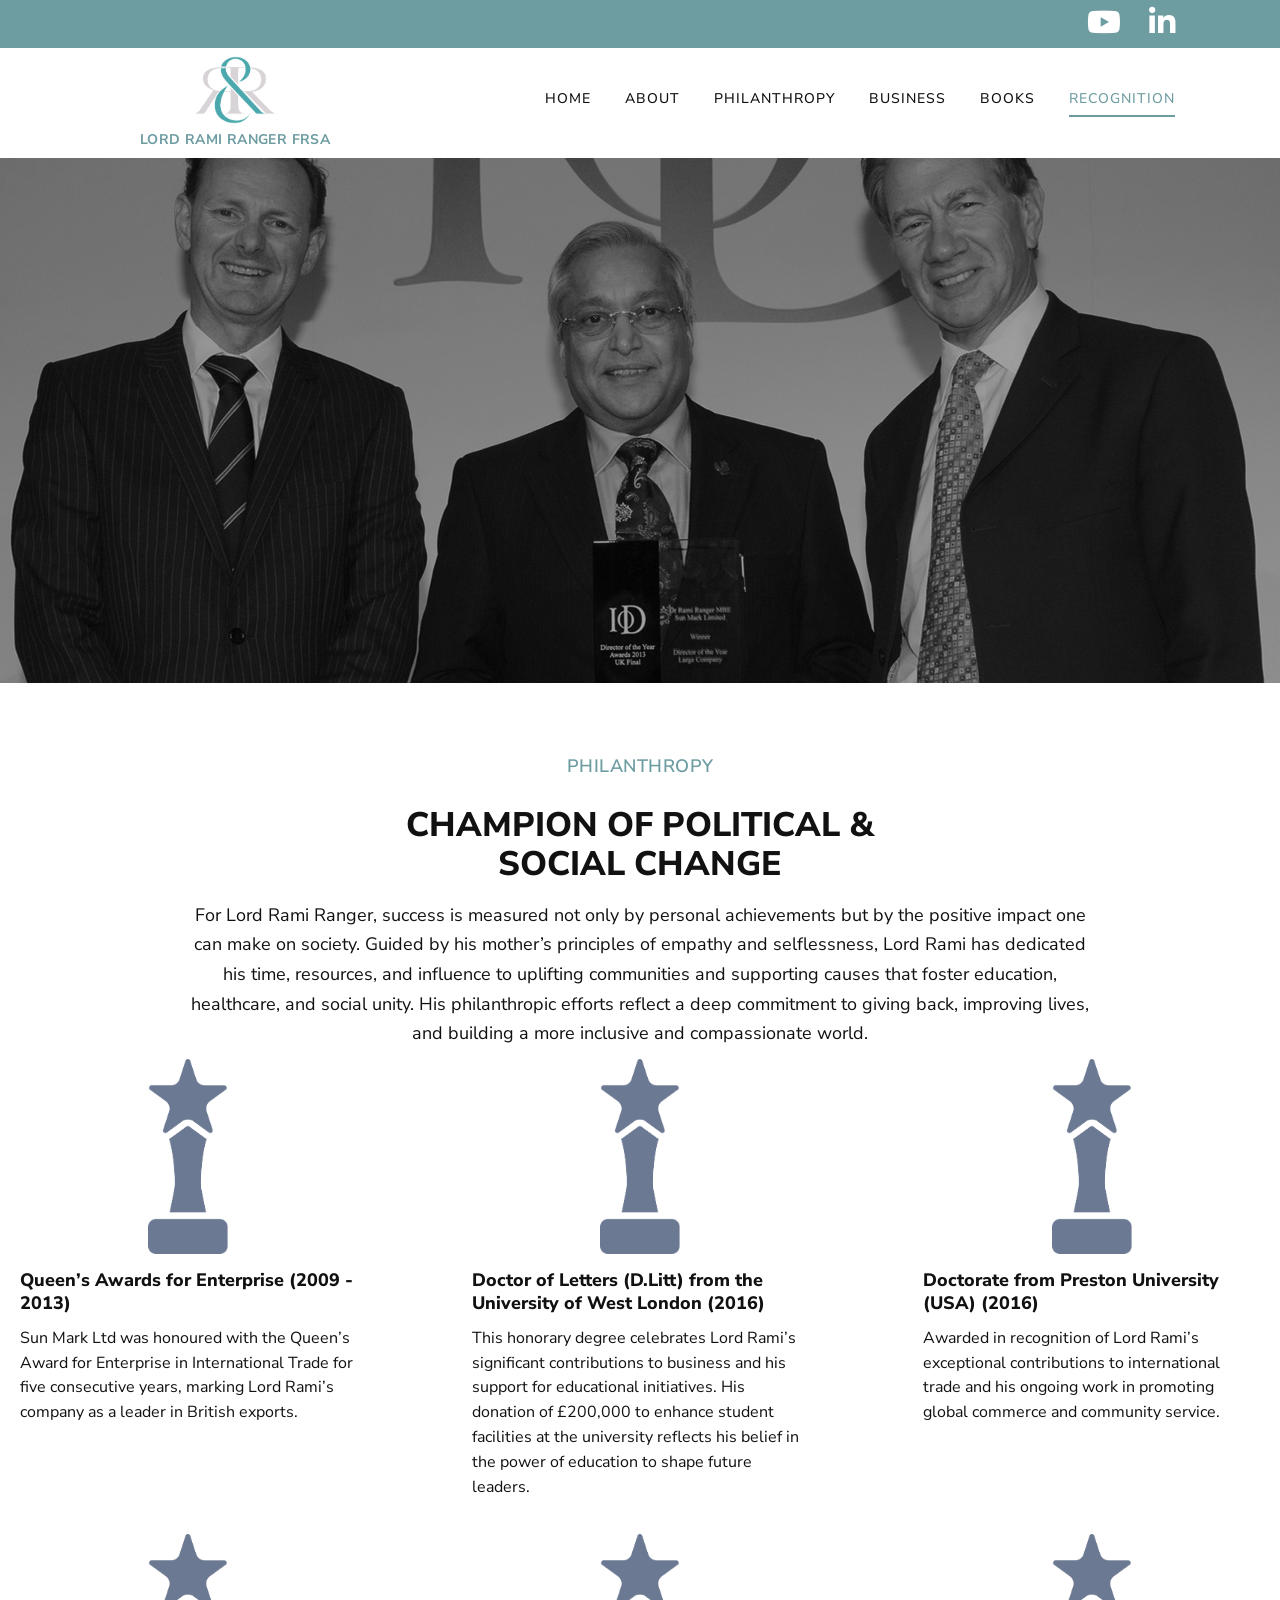
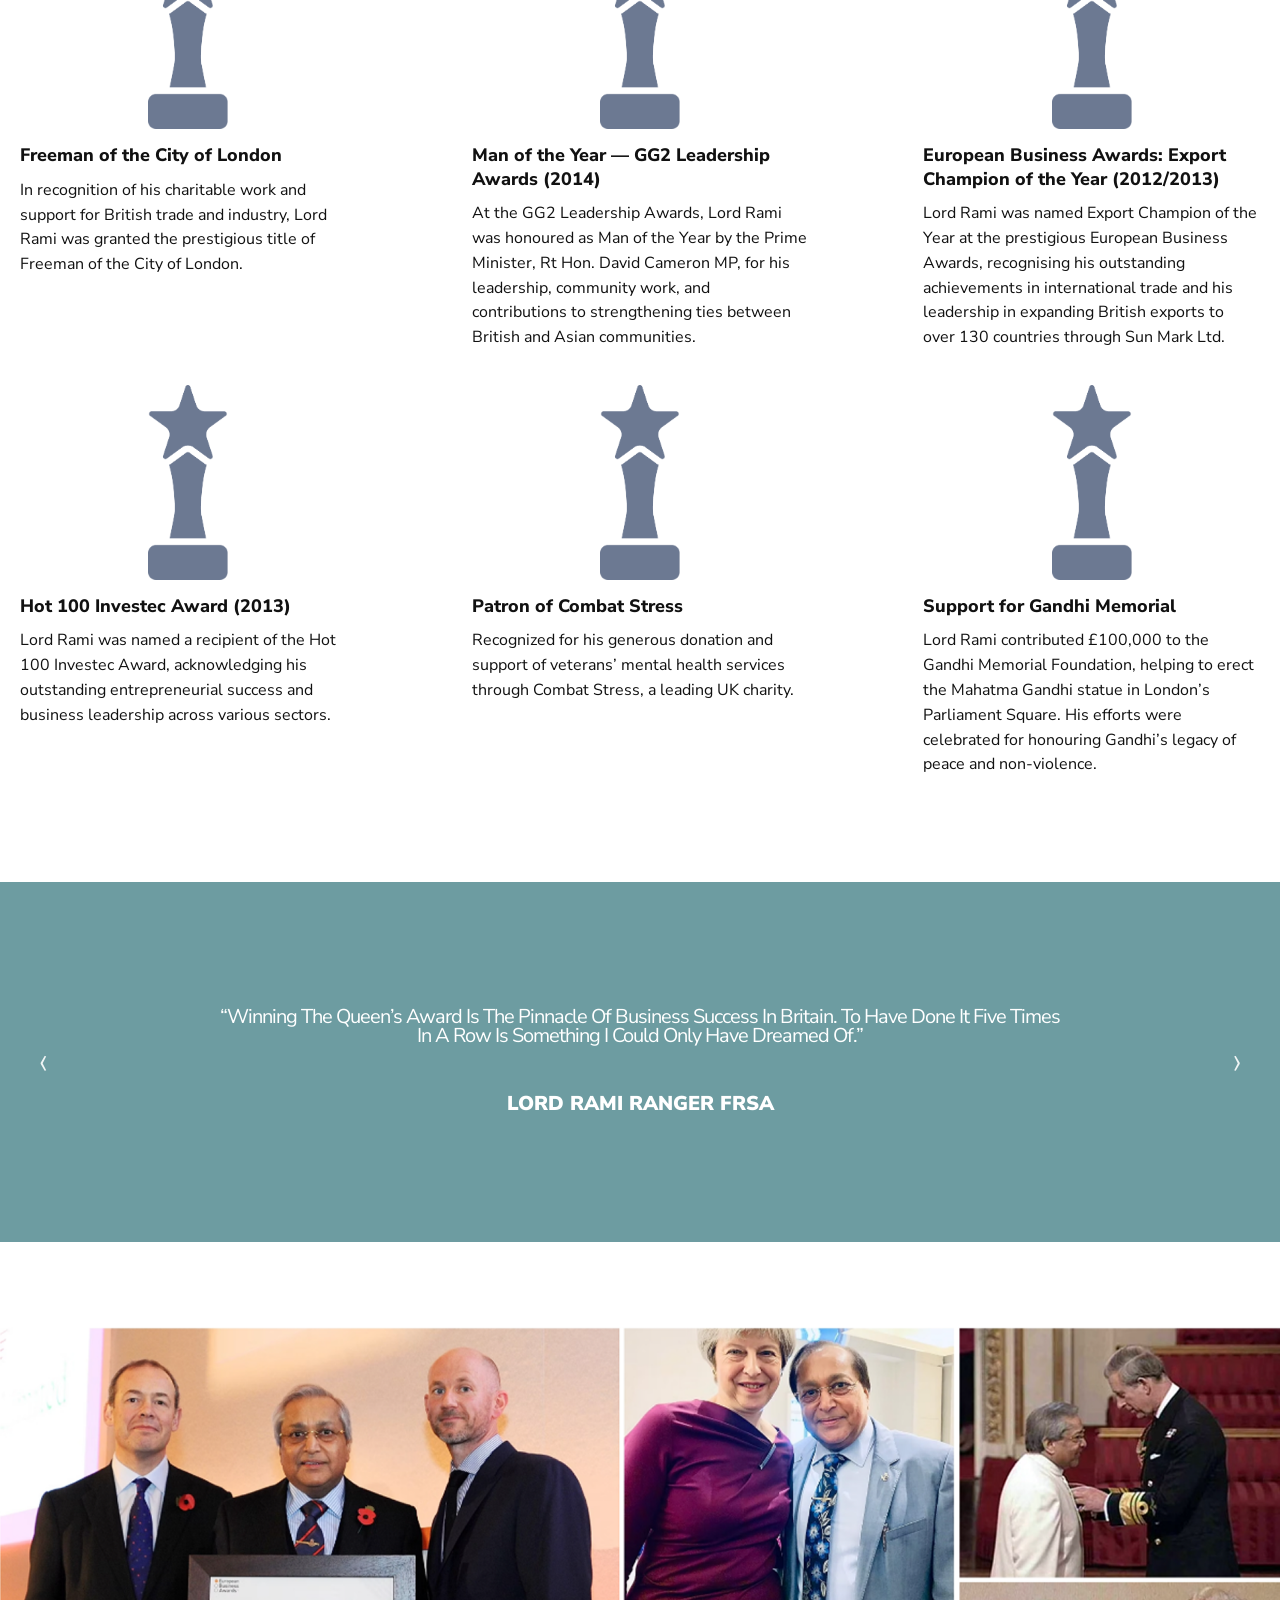
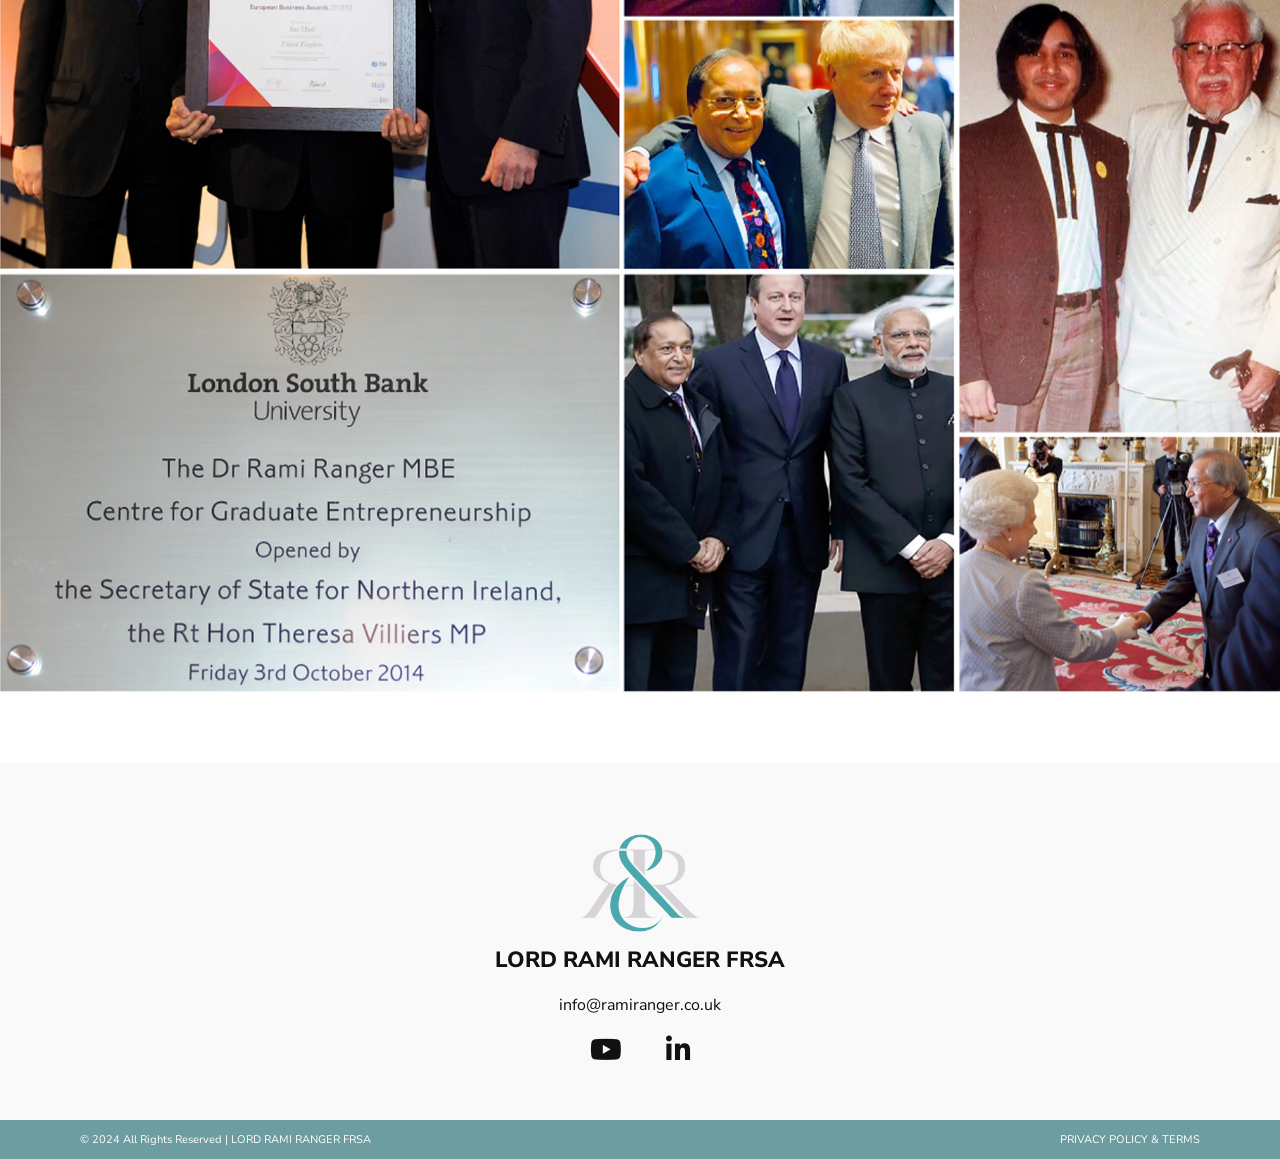
<file: recognition.html>
<!DOCTYPE html>
<html lang="en">
<head>
  <meta charset="UTF-8" />
  <meta name="viewport" content="width=device-width, initial-scale=1.0" />
  <title>Recognition | Lord Rami Ranger FRSA</title>

  <link rel="preconnect" href="https://fonts.googleapis.com">
  <link rel="preconnect" href="https://fonts.gstatic.com" crossorigin>
  <link href="https://fonts.googleapis.com/css2?family=Nunito+Sans:wght@300;400;500;600;700;800;900&display=swap" rel="stylesheet">
  <link rel="stylesheet" href="https://cdnjs.cloudflare.com/ajax/libs/font-awesome/6.5.1/css/all.min.css">

  <style>
    * {
      box-sizing: border-box;
    }

    html {
      scroll-behavior: smooth;
    }

    body {
      margin: 0;
      font-family: 'Nunito Sans', sans-serif;
      color: #111;
      background: #fff;
      overflow-x: hidden;
      line-height: 1.4;
    }

    img {
      width: 100%;
      display: block;
      object-fit: cover;
    }

    a {
      color: inherit;
      text-decoration: none;
    }

    :root {
  --main-blue: #6d9ca1;
  --light-bg: #f9f9f9;
  --black: #111;
  --white: #fff;
}

header {
  position: sticky;
  top: 0;
  z-index: 9998;
}

.top-bar {
  height: 48px;
  background: var(--main-blue);
  display: flex;
  justify-content: flex-end;
  align-items: center;
  padding: 0 105px;
  transition: all 0.3s ease;
  overflow: hidden;
}

.socials a {
  color: white;
  text-decoration: none;
  margin-left: 24px;
  font-size: 30px;
}

.navbar {
  width: 100%;
  height: 110px;
  background: white;
  display: flex;
  justify-content: space-between;
  align-items: center;
  padding: 0 105px;
  position: relative;
  z-index: 9998;
  transition: all 0.3s ease;
  border-bottom: none;
}

.brand {
  width: 260px;
  height: 120px;
  display: flex;
  flex-direction: column;
  justify-content: center;
  align-items: center;
  text-decoration: none;
  flex-shrink: 0;
}

.logo {
  width: 82px;
  height: auto;
  display: block;
  filter: none;
}

.brand span {
  margin-top: 6px;
  color: var(--main-blue);
  font-size: 14px;
  font-weight: 700;
  letter-spacing: 0.4px;
  white-space: nowrap;
}

.menu {
  display: flex;
  gap: 34px;
  align-items: center;
  justify-content: flex-end;
  margin-left: auto;
}

.menu a {
  position: relative;
  color: #111;
  text-decoration: none;
  font-size: 14px;
  font-weight: 500;
  letter-spacing: 1px;
  text-transform: uppercase;
  padding-bottom: 8px;
  transition: color 0.25s ease;
}

.menu a::after {
  content: "";
  position: absolute;
  left: 0;
  bottom: 0;
  width: 0;
  height: 2px;
  background: var(--main-blue);
  transition: width 0.25s ease;
}

.menu a:hover,
.menu a.active {
  color: var(--main-blue);
}

.menu a:hover::after,
.menu a.active::after {
  width: 100%;
}

.menu-toggle {
  display: none;
  background: none;
  border: none;
  color: #111;
  font-size: 24px;
  cursor: pointer;
}

body.scrolled .top-bar {
  height: 0;
  opacity: 0;
  visibility: hidden;
  padding-top: 0;
  padding-bottom: 0;
}

body.scrolled .navbar {
  background: var(--main-blue);
  box-shadow: 0 3px 14px rgba(0,0,0,0.12);
}

body.scrolled .navbar .brand span,
body.scrolled .navbar .menu a,
body.scrolled .navbar .menu a.active {
  color: white;
}

body.scrolled .navbar .menu a::after {
  background: white;
}

body.scrolled .navbar .logo {
  filter: brightness(0) invert(1);
}

    .hero {
      width: 100%;
      height: 525px;
      background-image: url("recognitionbanner.png");
      background-position: center center;
      background-size: cover;
      background-repeat: no-repeat;
      background-color: #333;
    }

    .intro {
      text-align: center;
      padding: 72px 20px 35px;
      background: #fff;
    }

    .eyebrow {
  font-size: 18px;
  font-weight: 600;
  margin: 0 0 28px;
  text-transform: uppercase;
  line-height: 1.3;
  letter-spacing: 0.5px;
  color: var(--main-blue);
}

.intro h1 {
  margin: 0 0 16px;
  font-size: 34px;
  line-height: 1.15;
  font-weight: 800;
  text-transform: uppercase;
  letter-spacing: 0;
  color: #111;
}

.intro p {
  max-width: 900px;
  margin: 0 auto;
  font-size: 18px;
  line-height: 1.65;
  font-weight: 400;
  color: #111;
}

    .awards-grid {
      max-width: 1320px;
      margin: 0 auto;
      padding: 20px 20px 105px;
      display: grid;
      grid-template-columns: repeat(3, 1fr);
      column-gap: 115px;
      row-gap: 80px;
      background: #fff;
    }

    .award-card {
      text-align: left;
    }

    .award-icon {
      width: 90px;
      height: 105px;
      margin: 0 auto 60px;
      display: flex;
      align-items: center;
      justify-content: center;
    }

    .award-icon img {
      width: 80px;
      height: auto;
      object-fit: contain;
    }

    .award-card h3 {
  font-size: 18px;
  line-height: 1.3;
  font-weight: 800;
  margin: 0 0 10px;
  color: #111;
}

.award-card p {
  font-size: 16px;
  line-height: 1.55;
  font-weight: 400;
  margin: 0;
  color: #111;
}

    .quote-section {
      min-height: 360px;
      background: #6d9ca1;
      color: #fff;
      display: flex;
      align-items: center;
      justify-content: center;
      text-align: center;
      position: relative;
      padding: 60px 80px;
    }

    .quote-section::before,
    .quote-section::after {
      position: absolute;
      top: 50%;
      transform: translateY(-50%);
      font-size: 44px;
      font-weight: 200;
      opacity: .9;
      color: #fff;
    }

    .quote-section::before {
      content: "‹";
      left: 38px;
    }

    .quote-section::after {
      content: "›";
      right: 38px;
    }

    .quote-inner {
      max-width: 850px;
    }

    .quote-text {
      font-size: 20px;
      line-height: .95;
      font-weight: 400;
      margin: 0 0 45px;
      letter-spacing: -1px;
    }

    .quote-author {
      font-size: 20px;
      font-weight: 900;
      text-transform: uppercase;
    }

    .quote-dot {
      font-size: 18px;
      margin-top: 45px;
      line-height: 1;
    }

    .gallery {
      width: 100%;
      background: #fff;
      padding: 85px 0 70px;
    }

    .gallery img {
      width: 100%;
      height: auto;
      object-fit: contain;
    }

/* FOOTER */

.site-footer {
  background: #f9f9f9;
  text-align: center;
  padding: 70px 20px 55px;
}

.site-footer .footer-logo {
  width: 120px;
  height: auto;
  margin: 0 auto 12px;
  object-fit: contain;
}

.site-footer h4 {
  margin: 0 0 18px;
  font-size: 22px;
  font-weight: 800;
  color: #111;
}

.site-footer p {
  margin: 0 0 20px;
  font-size: 16px;
}

.site-footer p a {
  color: #111;
  text-decoration: none;
  font-size: 16px;
}

.site-footer .footer-socials a {
  color: #111;
  text-decoration: none;
  margin: 0 10px;
  font-size: 28px;
  transition: all 0.2s ease;
}

.site-footer .footer-socials a:hover,
.site-footer p a:hover {
  color: var(--main-blue);
  transform: scale(1.15);
}

.bottom-bar {
  background: var(--main-blue);
  color: white;
  display: flex;
  justify-content: space-between;
  padding: 12px 80px;
}

.bottom-bar p {
  font-size: 11px;
  margin: 0;
}

.footer-socials a:hover,
.site-footer .footer-socials a:hover,
.site-footer p a:hover {
  color: var(--main-blue);
  transform: scale(1.15);
}

.bottom-bar {
  background: var(--main-blue);
  color: white;
  display: flex;
  justify-content: space-between;
  padding: 12px 80px;
}

.bottom-bar p {
  font-size: 11px;
  margin: 0;
}
    @media screen and (max-width: 1024px) {
      .top-bar {
  padding: 0 40px;
}

.navbar {
  padding: 0 40px;
}

.brand {
  align-items: center;
}

.brand .logo {
  margin-left: auto;
  margin-right: auto;
}

.menu {
  gap: 24px;
}

      .hero {
        height: 430px;
      }

      .awards-grid {
        grid-template-columns: repeat(2, 1fr);
        column-gap: 55px;
        row-gap: 60px;
      }

      .quote-text {
        font-size: 28px;
      }

      .footer-bottom {
        flex-direction: column;
        gap: 8px;
        text-align: center;
        padding: 14px 20px;
      }
    }

    @media screen and (max-width: 560px) {
      .navbar {
        height: 100px;
        padding: 0 24px;
      }

      .logo {
        width: 58px;
      }

      .brand span {
        font-size: 10px;
      }

      .menu-toggle {
        right: 24px;
        top: 36px;
      }

      .menu {
        top: 100px;
      }

      .hero {
        height: 320px;
      }

      .intro h1 {
        font-size: 24px;
      }

      .awards-grid {
        grid-template-columns: 1fr;
        padding-bottom: 70px;
      }

      .quote-section {
        padding: 55px 24px;
      }

      .quote-section::before,
      .quote-section::after {
        display: none;
      }

      .quote-text {
        font-size: 23px;
      }

      .quote-author {
        font-size: 21px;
      }
    }
@media (max-width: 767px) {
  .top-bar {
    height: 36px;
    padding: 0 22px;
    justify-content: center;
  }

  .socials a {
    margin: 0 12px;
  }

  .navbar {
    height: 92px;
    padding: 0 20px;
    position: relative;
  }

  .brand {
    width: auto;
    height: auto;
  }

  .logo {
    width: 58px;
  }

  .brand span {
    font-size: 11px;
  }

  .menu-toggle {
    display: block;
  }

  .menu {
    display: none;
    position: absolute;
    top: 92px;
    left: 0;
    width: 100%;
    background: white;
    padding: 22px 20px;
    flex-direction: column;
    align-items: flex-start;
    gap: 20px;
    margin-left: 0;
  }

  .menu.active {
    display: flex;
  }

  .menu a {
    font-size: 16px;
  }

  body.scrolled .navbar .menu {
    background: var(--main-blue);
  }

  body.scrolled .navbar .menu-toggle {
    color: white;
  }
}

.site-footer {
  background: #f7f7f7;
  text-align: center;
  padding: 35px 20px 55px;
  font-family: 'Nunito Sans', sans-serif;
}

.footer-logo {
  width: 155px;
  height: auto;
  margin: 0 auto 18px;
  object-fit: contain;
}

.site-footer h4 {
  margin: 0 0 18px;
  font-size: 22px;
  font-weight: 800;
  color: #111;
}

.site-footer p {
  margin: 0 0 28px;
}

.site-footer p a {
  font-size: 24px;
  font-weight: 400;
  color: #000;
  text-decoration: none;
}

.site-footer .footer-socials {
  display: flex;
  justify-content: center;
  align-items: center;
  gap: 20px;
}

.site-footer .footer-socials a {
  color: #000;
  text-decoration: none;
  font-size: 37px;
  line-height: 1;
  transition: opacity 0.3s ease;
}

.site-footer .footer-socials a:hover {
  opacity: 0.65;
}

@media (max-width: 768px) {
  .footer-logo {
    width: 130px;
  }

  .site-footer h4 {
    font-size: 24px;
  }

  .site-footer p a {
    font-size: 20px;
  }

  .site-footer .footer-socials a {
    font-size: 32px;
  }
}


    /* FINAL FOOTER FIX - MATCH HOMEPAGE */

.site-footer {
  background: #f9f9f9 !important;
  text-align: center !important;
  padding: 70px 20px 55px !important;
}

.site-footer .footer-logo {
  width: 120px !important;
  height: auto !important;
  margin: 0 auto 12px !important;
  object-fit: contain !important;
}

.site-footer h4 {
  margin: 0 0 18px !important;
  font-size: 22px !important;
  font-weight: 800 !important;
  color: #111 !important;
}

.site-footer p {
  margin: 0 0 20px !important;
  font-size: 16px !important;
}

.site-footer p a {
  color: #111 !important;
  text-decoration: none !important;
  font-size: 16px !important;
  font-weight: 400 !important;
}

.site-footer .footer-socials a {
  color: #111 !important;
  text-decoration: none !important;
  margin: 0 12px !important;
  font-size: 28px !important;
  transition: all 0.2s ease !important;
}
    
  </style>
</head>

<body>

  <header>
    <div class="top-bar">
      <div class="socials">
        <a href="https://www.youtube.com/@lordramiranger" target="_blank" aria-label="YouTube"><i class="fa-brands fa-youtube"></i></a>
        <a href="https://www.linkedin.com/in/lord-rami-ranger-frsa-37abb4119/" target="_blank" aria-label="LinkedIn"><i class="fa-brands fa-linkedin-in"></i></a>
      </div>
    </div>

    <nav class="navbar">
      <a href="index.html" class="brand">
        <img src="logo.png" class="logo" alt="Lord Rami Ranger FRSA Logo">
        <span>LORD RAMI RANGER FRSA</span>
      </a>

      <button class="menu-toggle" onclick="toggleMenu()" aria-label="Open menu">
        <i class="fa-solid fa-bars"></i>
      </button>

      <div class="menu" id="mobileMenu">
        <a href="index.html">Home</a>
        <a href="about.html">About</a>
        <a href="philanthropy.html">Philanthropy</a>
        <a href="business.html">Business</a>
        <a href="books.html">Books</a>
       <a href="recognition.html" class="active">Recognition</a>
      </div>
    </nav>
  </header>

  <main>
    <section class="hero" aria-label="Recognition banner"></section>

    <section class="intro">
      <div class="eyebrow">Philanthropy</div>
      <h1>Champion Of Political &amp;<br>Social Change</h1>
      <p>
        For Lord Rami Ranger, success is measured not only by personal achievements but by the positive impact one can make on society. Guided by his mother’s principles of empathy and selflessness, Lord Rami has dedicated his time, resources, and influence to uplifting communities and supporting causes that foster education, healthcare, and social unity. His philanthropic efforts reflect a deep commitment to giving back, improving lives, and building a more inclusive and compassionate world.
      </p>
    </section>

    <section class="awards-grid">
      <div class="award-card">
        <div class="award-icon"><img src="award-icon.png" alt="Award"></div>
        <h3>Queen’s Awards for Enterprise (2009 - 2013)</h3>
        <p>Sun Mark Ltd was honoured with the Queen’s Award for Enterprise in International Trade for five consecutive years, marking Lord Rami’s company as a leader in British exports.</p>
      </div>

      <div class="award-card">
        <div class="award-icon"><img src="award-icon.png" alt="Award"></div>
        <h3>Doctor of Letters (D.Litt) from the University of West London (2016)</h3>
        <p>This honorary degree celebrates Lord Rami’s significant contributions to business and his support for educational initiatives. His donation of £200,000 to enhance student facilities at the university reflects his belief in the power of education to shape future leaders.</p>
      </div>

      <div class="award-card">
        <div class="award-icon"><img src="award-icon.png" alt="Award"></div>
        <h3>Doctorate from Preston University (USA) (2016)</h3>
        <p>Awarded in recognition of Lord Rami’s exceptional contributions to international trade and his ongoing work in promoting global commerce and community service.</p>
      </div>

      <div class="award-card">
        <div class="award-icon"><img src="award-icon.png" alt="Award"></div>
        <h3>Freeman of the City of London</h3>
        <p>In recognition of his charitable work and support for British trade and industry, Lord Rami was granted the prestigious title of Freeman of the City of London.</p>
      </div>

      <div class="award-card">
        <div class="award-icon"><img src="award-icon.png" alt="Award"></div>
        <h3>Man of the Year — GG2 Leadership Awards (2014)</h3>
        <p>At the GG2 Leadership Awards, Lord Rami was honoured as Man of the Year by the Prime Minister, Rt Hon. David Cameron MP, for his leadership, community work, and contributions to strengthening ties between British and Asian communities.</p>
      </div>

      <div class="award-card">
        <div class="award-icon"><img src="award-icon.png" alt="Award"></div>
        <h3>European Business Awards: Export Champion of the Year (2012/2013)</h3>
        <p>Lord Rami was named Export Champion of the Year at the prestigious European Business Awards, recognising his outstanding achievements in international trade and his leadership in expanding British exports to over 130 countries through Sun Mark Ltd.</p>
      </div>

      <div class="award-card">
        <div class="award-icon"><img src="award-icon.png" alt="Award"></div>
        <h3>Hot 100 Investec Award (2013)</h3>
        <p>Lord Rami was named a recipient of the Hot 100 Investec Award, acknowledging his outstanding entrepreneurial success and business leadership across various sectors.</p>
      </div>

      <div class="award-card">
        <div class="award-icon"><img src="award-icon.png" alt="Award"></div>
        <h3>Patron of Combat Stress</h3>
        <p>Recognized for his generous donation and support of veterans’ mental health services through Combat Stress, a leading UK charity.</p>
      </div>

      <div class="award-card">
        <div class="award-icon"><img src="award-icon.png" alt="Award"></div>
        <h3>Support for Gandhi Memorial</h3>
        <p>Lord Rami contributed £100,000 to the Gandhi Memorial Foundation, helping to erect the Mahatma Gandhi statue in London’s Parliament Square. His efforts were celebrated for honouring Gandhi’s legacy of peace and non-violence.</p>
      </div>
    </section>

    <section class="quote-section">
      <div class="quote-inner">
        <p class="quote-text">“Winning The Queen’s Award Is The Pinnacle Of Business Success In Britain. To Have Done It Five Times In A Row Is Something I Could Only Have Dreamed Of.”</p>
        <div class="quote-author">Lord Rami Ranger FRSA</div>
     
      </div>
    </section>

    <section class="gallery">
      <img src="recognitiongallery.png" alt="Lord Rami Ranger recognition collage">
    </section>
  </main>

<footer class="site-footer">
  <img src="logo.png" class="footer-logo">

  <h4>LORD RAMI RANGER FRSA</h4>

  <p>
    <a href="mailto:info@ramiranger.co.uk">info@ramiranger.co.uk</a>
  </p>

  <div class="footer-socials">
    <a href="https://www.youtube.com/@lordramiranger" target="_blank">
      <i class="fa-brands fa-youtube"></i>
    </a>

    <a href="https://www.linkedin.com/in/lord-rami-ranger-frsa-37abb4119/" target="_blank">
      <i class="fa-brands fa-linkedin-in"></i>
    </a>
  </div>
</footer>

<div class="bottom-bar">
  <p>© 2024 All Rights Reserved | LORD RAMI RANGER FRSA</p>
  <p>PRIVACY POLICY & TERMS</p>
</div>
  
  <script>
function toggleMenu() {
  const menu = document.getElementById("mobileMenu");
  menu.classList.toggle("active");
}

window.addEventListener("scroll", function () {
  if (window.scrollY > 80) {
    document.body.classList.add("scrolled");
  } else {
    document.body.classList.remove("scrolled");
  }
});
</script>

</body>
</html>
</file>
